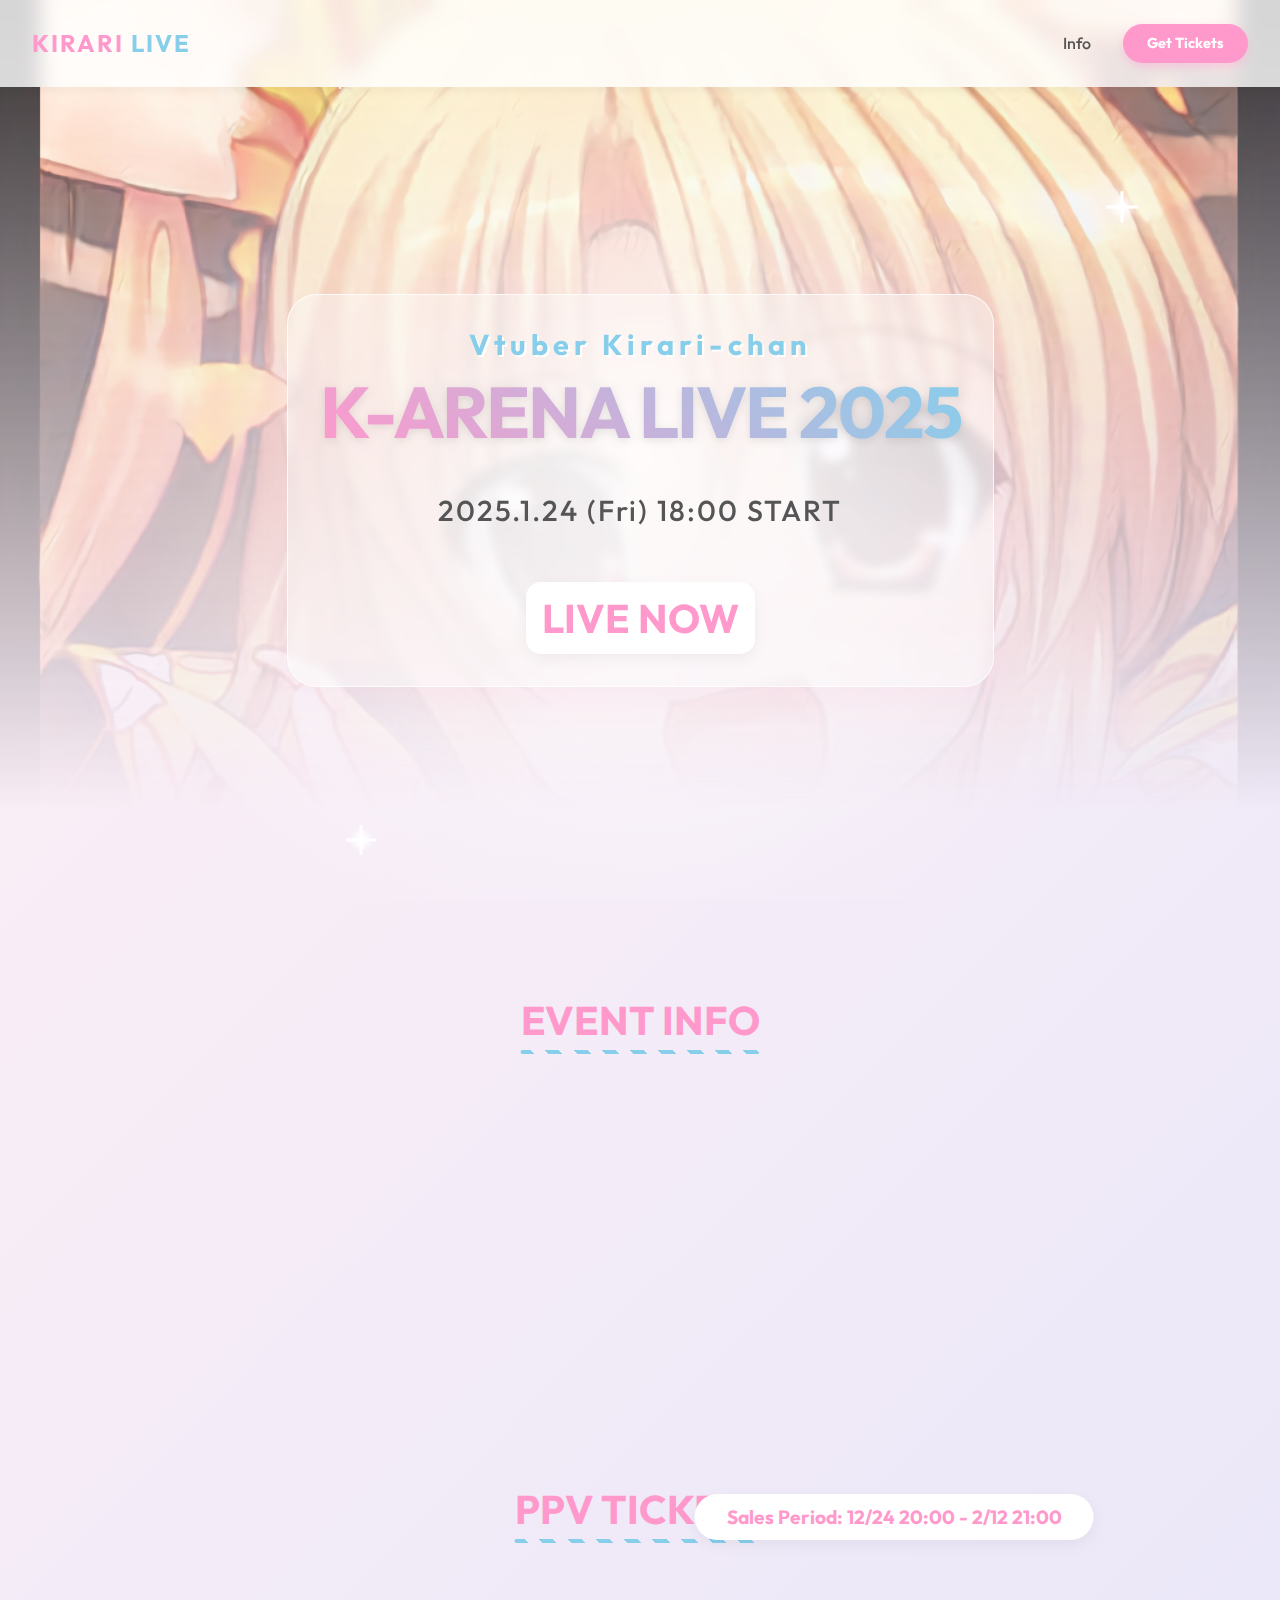
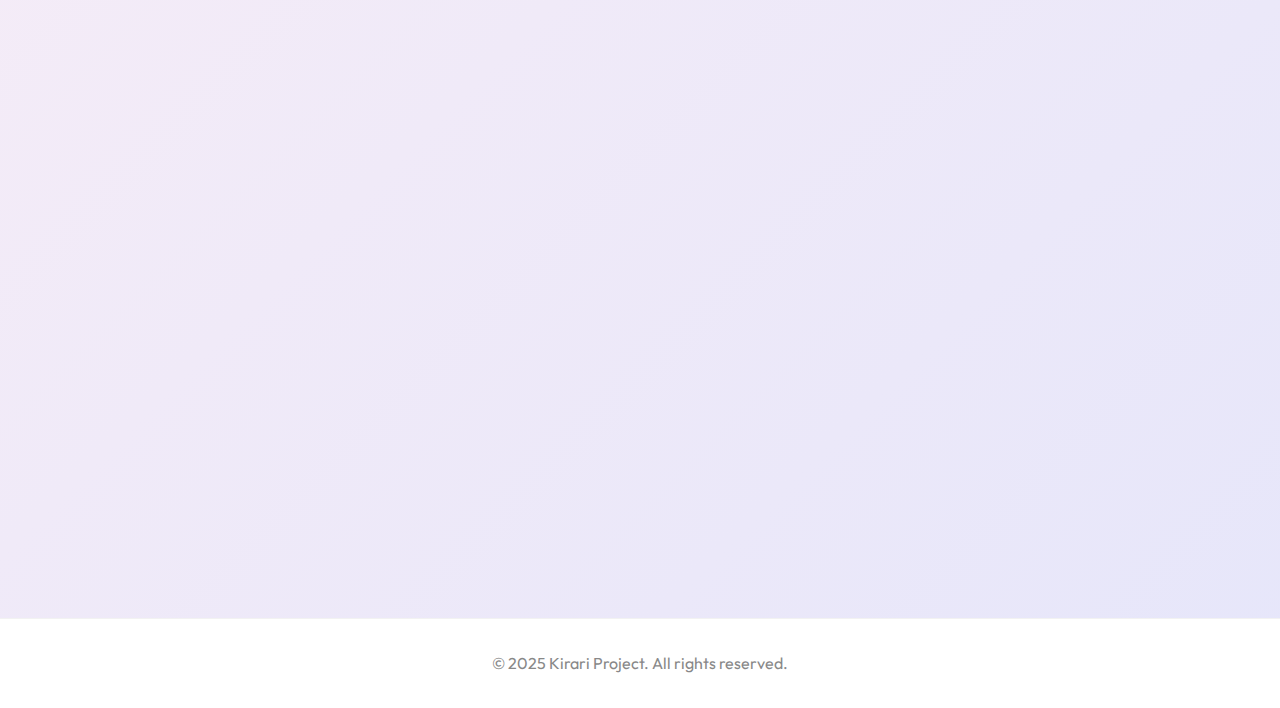
<file: docs/index.html>
<!DOCTYPE html>
<html lang="ja">

<head>
  <meta charset="UTF-8" />
  <meta name="viewport" content="width=device-width, initial-scale=1.0" />
  <title>Kirari-chan K-Arena Live | PPV Ticket Sales</title>
  <meta name="description" content="Vtuber Kirari-chan's K-Arena Live Performance PPV. Get your tickets now!" />
  <link rel="stylesheet" href="./style.css" />
  <link rel="stylesheet" href="./sparkle.css" />
  <link rel="preconnect" href="https://fonts.googleapis.com">
  <link rel="preconnect" href="https://fonts.gstatic.com" crossorigin>
  <link
    href="https://fonts.googleapis.com/css2?family=Outfit:wght@300;500;700&family=Zen+Kaku+Gothic+New:wght@400;700&display=swap"
    rel="stylesheet">
</head>

<body>
  <div id="app">
    <header class="header">
      <div class="logo">KIRARI <span class="highlight">LIVE</span></div>
      <nav class="nav">
        <a href="#info">Info</a>
        <a href="#ticket" class="btn-ticket-nav">Get Tickets</a>
      </nav>
    </header>

    <main>
      <section class="hero">
        <div class="hero-visual">
          <img src="./kirari_pastel_key_visual.png" alt="Kirari-chan Key Visual" onerror="this.style.display='none'">
        </div>
        <div class="hero-bg"></div>
        <div class="hero-content">
          <h1 class="hero-title">
            <span class="sub">Vtuber Kirari-chan</span>
            <span class="main">K-ARENA LIVE 2025</span>
          </h1>
          <div class="hero-date">2025.1.24 (Fri) 18:00 START</div>
          <div id="countdown" class="countdown">
            <div class="time-unit"><span id="days">00</span><span class="label">DAYS</span></div>
            <div class="time-unit"><span id="hours">00</span><span class="label">HOURS</span></div>
            <div class="time-unit"><span id="minutes">00</span><span class="label">MINS</span></div>
            <div class="time-unit"><span id="seconds">00</span><span class="label">SECS</span></div>
          </div>
        </div>
      </section>

      <section id="info" class="section info-section">
        <h2 class="section-title">EVENT INFO</h2>
        <div class="info-grid">
          <div class="info-card">
            <h3>DATE</h3>
            <p class="info-value">2025.1.24 (Fri)</p>
            <p class="info-sub">Open 17:00 / Start 18:00</p>
          </div>
          <div class="info-card">
            <h3>VENUE</h3>
            <p class="info-value">K-Arena Yokohama</p>
          </div>
        </div>
      </section>

      <section id="ticket" class="section ticket-section">
        <h2 class="section-title">PPV TICKETS</h2>
        <p class="ticket-period">Sales Period: 12/24 20:00 - 2/12 21:00</p>

        <div class="ticket-container">
          <div class="ticket-card browser">
            <div class="ticket-header">
              <h3>Browser Viewing</h3>
            </div>
            <div class="ticket-price">¥4,500 <span class="tax">(tax incl.)</span></div>
            <ul class="ticket-features">
              <li>High Quality Streaming</li>
              <li>Archive until 2/12 23:59</li>
            </ul>
            <button class="btn-buy">Buy Now</button>
          </div>

          <div class="ticket-card app popular">
            <div class="badge">RECOMMENDED</div>
            <div class="ticket-header">
              <h3>App Viewing</h3>
            </div>
            <div class="ticket-price">¥4,900 <span class="tax">(tax incl.)</span></div>
            <ul class="ticket-features">
              <li>High Quality Streaming</li>
              <li>Archive until 2/12 23:59</li>
              <li class="bonus">★ Bonus: Original Voice Message</li>
            </ul>
            <button class="btn-buy primary">Buy Now</button>
          </div>
        </div>
      </section>
    </main>

    <footer class="footer">
      <p>&copy; 2025 Kirari Project. All rights reserved.</p>
    </footer>
  </div>
  <script type="module" src="./main.js"></script>
</body>

</html>
</file>
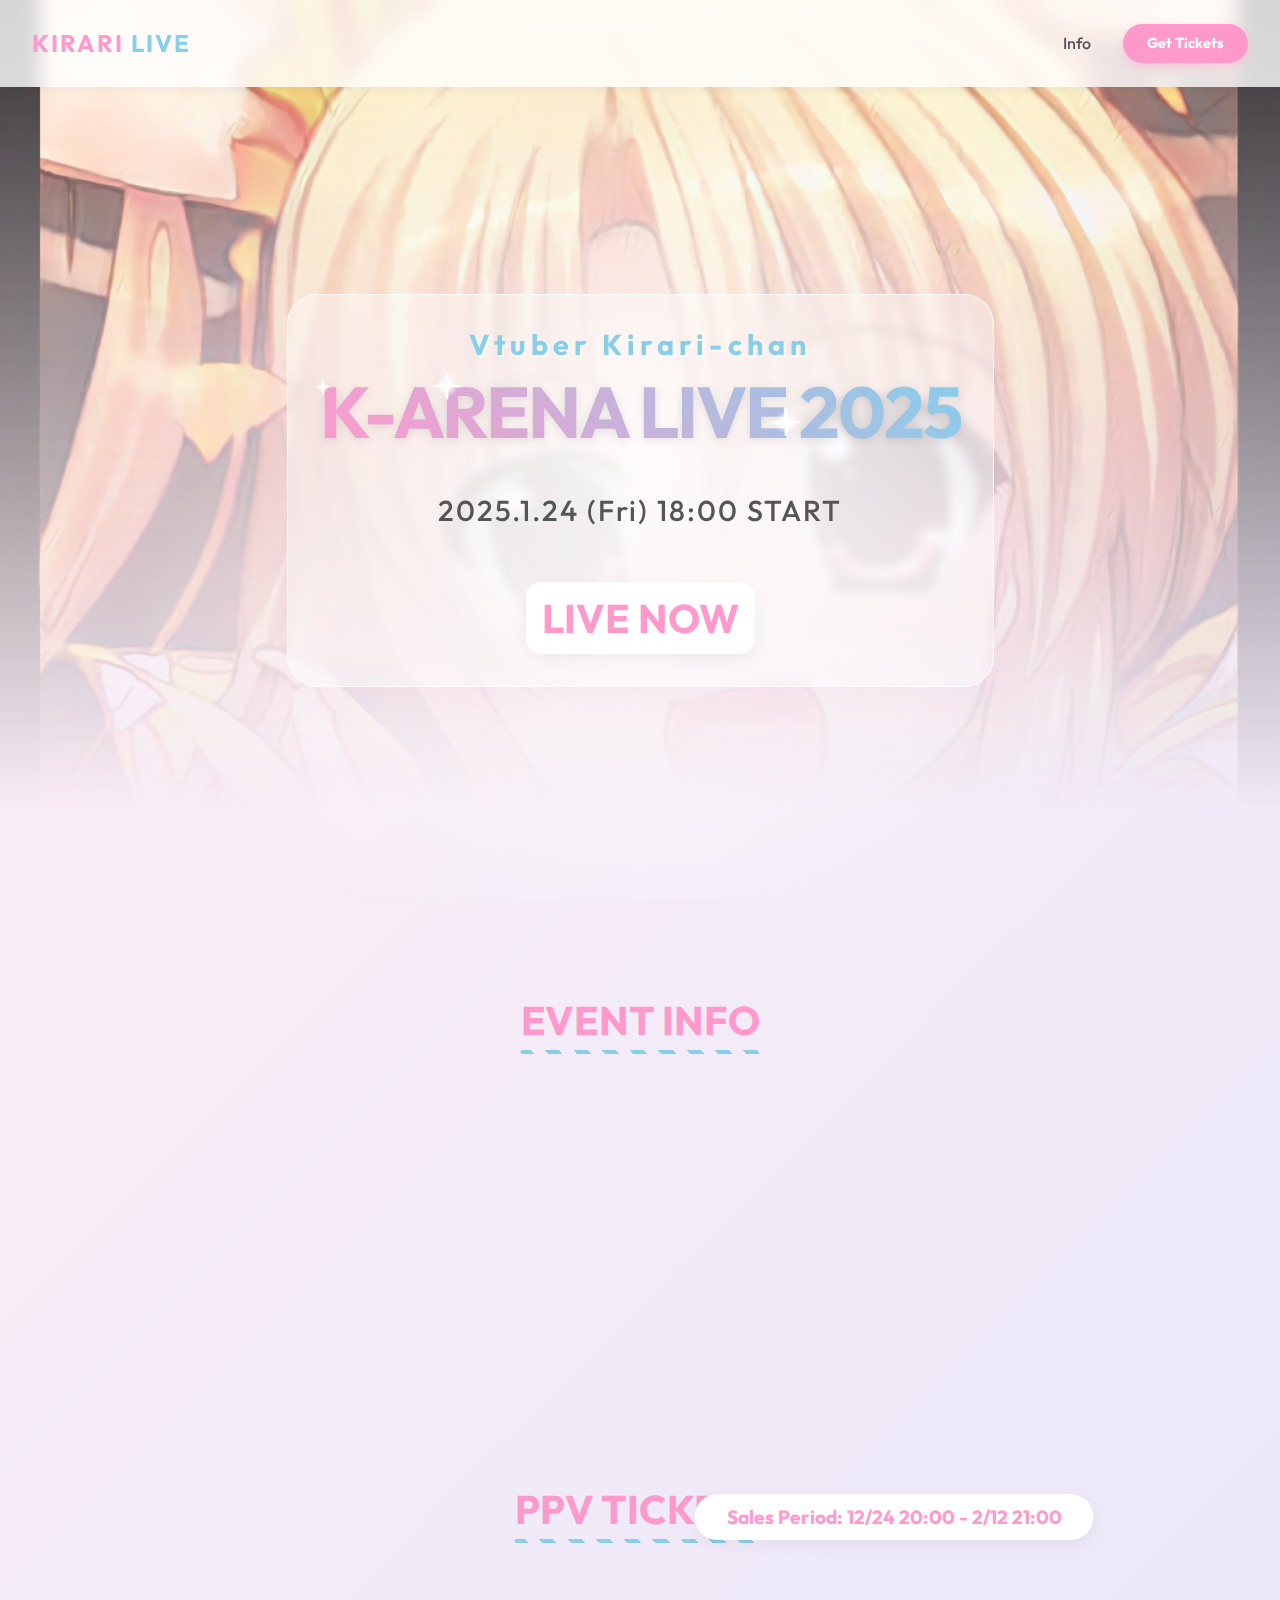
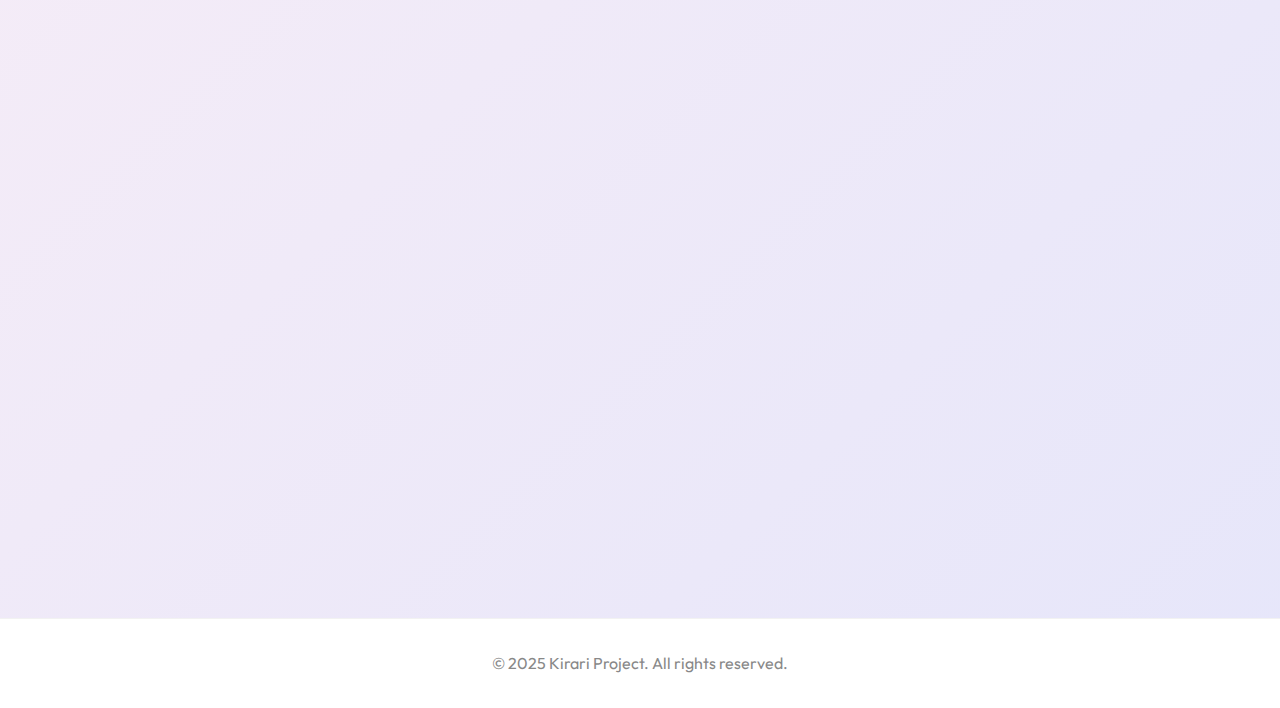
<file: websitetest2/index.html>
<!DOCTYPE html>
<html lang="ja">

<head>
  <meta charset="UTF-8" />
  <link rel="icon" type="image/svg+xml" href="/vite.svg" />
  <meta name="viewport" content="width=device-width, initial-scale=1.0" />
  <title>Kirari-chan K-Arena Live | PPV Ticket Sales</title>
  <meta name="description" content="Vtuber Kirari-chan's K-Arena Live Performance PPV. Get your tickets now!" />
  <link rel="stylesheet" href="./style.css" />
  <link rel="stylesheet" href="./sparkle.css" />
  <link rel="preconnect" href="https://fonts.googleapis.com">
  <link rel="preconnect" href="https://fonts.gstatic.com" crossorigin>
  <link
    href="https://fonts.googleapis.com/css2?family=Outfit:wght@300;500;700&family=Zen+Kaku+Gothic+New:wght@400;700&display=swap"
    rel="stylesheet">
</head>

<body>
  <div id="app">
    <header class="header">
      <div class="logo">KIRARI <span class="highlight">LIVE</span></div>
      <nav class="nav">
        <a href="#info">Info</a>
        <a href="#ticket" class="btn-ticket-nav">Get Tickets</a>
      </nav>
    </header>

    <main>
      <section class="hero">
        <div class="hero-visual">
          <img src="./kirari_pastel_key_visual.png" alt="Kirari-chan Key Visual" onerror="this.style.display='none'">
        </div>
        <div class="hero-bg"></div>
        <div class="hero-content">
          <h1 class="hero-title">
            <span class="sub">Vtuber Kirari-chan</span>
            <span class="main">K-ARENA LIVE 2025</span>
          </h1>
          <div class="hero-date">2025.1.24 (Fri) 18:00 START</div>
          <div id="countdown" class="countdown">
            <div class="time-unit"><span id="days">00</span><span class="label">DAYS</span></div>
            <div class="time-unit"><span id="hours">00</span><span class="label">HOURS</span></div>
            <div class="time-unit"><span id="minutes">00</span><span class="label">MINS</span></div>
            <div class="time-unit"><span id="seconds">00</span><span class="label">SECS</span></div>
          </div>
        </div>
      </section>

      <section id="info" class="section info-section">
        <h2 class="section-title">EVENT INFO</h2>
        <div class="info-grid">
          <div class="info-card">
            <h3>DATE</h3>
            <p class="info-value">2025.1.24 (Fri)</p>
            <p class="info-sub">Open 17:00 / Start 18:00</p>
          </div>
          <div class="info-card">
            <h3>VENUE</h3>
            <p class="info-value">K-Arena Yokohama</p>
          </div>
        </div>
      </section>

      <section id="ticket" class="section ticket-section">
        <h2 class="section-title">PPV TICKETS</h2>
        <p class="ticket-period">Sales Period: 12/24 20:00 - 2/12 21:00</p>

        <div class="ticket-container">
          <div class="ticket-card browser">
            <div class="ticket-header">
              <h3>Browser Viewing</h3>
            </div>
            <div class="ticket-price">¥4,500 <span class="tax">(tax incl.)</span></div>
            <ul class="ticket-features">
              <li>High Quality Streaming</li>
              <li>Archive until 2/12 23:59</li>
            </ul>
            <button class="btn-buy">Buy Now</button>
          </div>

          <div class="ticket-card app popular">
            <div class="badge">RECOMMENDED</div>
            <div class="ticket-header">
              <h3>App Viewing</h3>
            </div>
            <div class="ticket-price">¥4,900 <span class="tax">(tax incl.)</span></div>
            <ul class="ticket-features">
              <li>High Quality Streaming</li>
              <li>Archive until 2/12 23:59</li>
              <li class="bonus">★ Bonus: Original Voice Message</li>
            </ul>
            <button class="btn-buy primary">Buy Now</button>
          </div>
        </div>
      </section>
    </main>

    <footer class="footer">
      <p>&copy; 2025 Kirari Project. All rights reserved.</p>
    </footer>
  </div>
  <script type="module" src="./main.js"></script>
</body>

</html>
</file>
<file: docs/style.css>
:root {
  --color-bg: #fff0f5;
  /* Lavender Blush */
  --color-primary: #ff99cc;
  /* Pastel Pink */
  --color-secondary: #87ceeb;
  /* Sky Blue */
  --color-accent: #ffd700;
  /* Gold/Yellow */
  --color-text: #555555;
  /* Dark Gray */
  --color-text-muted: #888888;
  --color-card-bg: rgba(255, 255, 255, 0.6);
  --font-main: 'Outfit', sans-serif;
  --font-jp: 'Zen Kaku Gothic New', sans-serif;
}

* {
  margin: 0;
  padding: 0;
  box-sizing: border-box;
}

body {
  font-family: var(--font-main);
  background: linear-gradient(135deg, #fff0f5 0%, #e6e6fa 100%);
  color: var(--color-text);
  overflow-x: hidden;
  line-height: 1.6;
}

/* Typography */
h1,
h2,
h3 {
  font-weight: 700;
  line-height: 1.2;
  color: #444;
}

a {
  text-decoration: none;
  color: inherit;
  transition: opacity 0.3s;
}

a:hover {
  opacity: 0.8;
}

/* Header */
.header {
  position: fixed;
  top: 0;
  left: 0;
  width: 100%;
  padding: 1.5rem 2rem;
  display: flex;
  justify-content: space-between;
  align-items: center;
  z-index: 100;
  background: rgba(255, 255, 255, 0.8);
  backdrop-filter: blur(10px);
  box-shadow: 0 2px 10px rgba(0, 0, 0, 0.05);
}

.logo {
  font-size: 1.5rem;
  font-weight: 700;
  letter-spacing: 2px;
  color: var(--color-primary);
}

.logo .highlight {
  color: var(--color-secondary);
}

.nav {
  display: flex;
  gap: 2rem;
  align-items: center;
}

.nav a {
  color: var(--color-text);
  font-weight: 500;
}

.btn-ticket-nav {
  background: var(--color-primary);
  color: white !important;
  padding: 0.5rem 1.5rem;
  border-radius: 50px;
  font-weight: 700 !important;
  font-size: 0.9rem;
  transition: transform 0.2s, box-shadow 0.2s;
  box-shadow: 0 4px 10px rgba(255, 153, 204, 0.4);
}

.btn-ticket-nav:hover {
  transform: scale(1.05);
  box-shadow: 0 6px 15px rgba(255, 153, 204, 0.6);
}

/* Hero Section */
.hero {
  min-height: 100vh;
  display: flex;
  align-items: center;
  justify-content: center;
  position: relative;
  overflow: hidden;
  text-align: center;
  padding-top: 80px;
  /* For header */
}

.hero-bg {
  position: absolute;
  top: 0;
  left: 0;
  width: 100%;
  height: 100%;
  z-index: -1;
  background: radial-gradient(circle at center, rgba(255, 255, 255, 0.8) 0%, rgba(255, 240, 245, 0) 70%);
}

/* Key Visual Placeholder */
.hero-visual {
  position: absolute;
  top: 0;
  left: 0;
  width: 100%;
  height: 100%;
  z-index: -1;
  display: flex;
  justify-content: center;
  align-items: center;
}

.hero-visual img {
  width: 100%;
  height: 100%;
  object-fit: cover;
  opacity: 0.8;
  mix-blend-mode: multiply;
  /* Blend with the pastel background */
  mask-image: linear-gradient(to bottom, black 0%, transparent 90%);
  -webkit-mask-image: linear-gradient(to bottom, black 0%, transparent 90%);
}

.hero-content {
  z-index: 1;
  padding: 2rem;
  animation: fadeInUp 1s ease-out;
  background: rgba(255, 255, 255, 0.4);
  backdrop-filter: blur(5px);
  border-radius: 30px;
  border: 1px solid rgba(255, 255, 255, 0.8);
  box-shadow: 0 10px 30px rgba(255, 153, 204, 0.1);
}

.hero-title {
  display: flex;
  flex-direction: column;
  margin-bottom: 2rem;
}

.hero-title .sub {
  font-size: 1.8rem;
  color: var(--color-secondary);
  letter-spacing: 5px;
  margin-bottom: 0.5rem;
  font-weight: 700;
  text-shadow: 2px 2px 0px white;
}

.hero-title .main {
  font-size: 4.5rem;
  background: linear-gradient(45deg, var(--color-primary), var(--color-secondary));
  -webkit-background-clip: text;
  -webkit-text-fill-color: transparent;
  text-transform: uppercase;
  letter-spacing: -2px;
  filter: drop-shadow(0 2px 5px rgba(0, 0, 0, 0.1));
}

.hero-date {
  font-size: 1.8rem;
  margin-bottom: 3rem;
  font-weight: 500;
  letter-spacing: 2px;
  color: var(--color-text);
}

/* Countdown */
.countdown {
  display: flex;
  gap: 2rem;
  justify-content: center;
}

.time-unit {
  display: flex;
  flex-direction: column;
  align-items: center;
  background: white;
  padding: 1rem;
  border-radius: 15px;
  min-width: 80px;
  box-shadow: 0 5px 15px rgba(0, 0, 0, 0.05);
}

.time-unit span:first-child {
  font-size: 2.5rem;
  font-weight: 700;
  line-height: 1;
  color: var(--color-primary);
  font-variant-numeric: tabular-nums;
}

.time-unit .label {
  font-size: 0.8rem;
  color: var(--color-text-muted);
  margin-top: 0.2rem;
}

/* Sections */
.section {
  padding: 6rem 2rem;
  max-width: 1200px;
  margin: 0 auto;
}

.section-title {
  font-size: 2.5rem;
  text-align: center;
  margin-bottom: 4rem;
  position: relative;
  display: inline-block;
  left: 50%;
  transform: translateX(-50%);
  color: var(--color-primary);
}

.section-title::after {
  content: '';
  position: absolute;
  bottom: -10px;
  left: 0;
  width: 100%;
  height: 4px;
  background: repeating-linear-gradient(45deg,
      var(--color-secondary),
      var(--color-secondary) 10px,
      transparent 10px,
      transparent 20px);
  border-radius: 2px;
}

/* Info Grid */
.info-grid {
  display: grid;
  grid-template-columns: repeat(auto-fit, minmax(300px, 1fr));
  gap: 2rem;
}

.info-card {
  background: var(--color-card-bg);
  border: 2px solid white;
  padding: 2rem;
  border-radius: 20px;
  text-align: center;
  backdrop-filter: blur(10px);
  transition: transform 0.3s;
  box-shadow: 0 10px 20px rgba(0, 0, 0, 0.05);
}

.info-card:hover {
  transform: translateY(-5px);
  border-color: var(--color-primary);
}

.info-card h3 {
  color: var(--color-secondary);
  font-size: 1.1rem;
  letter-spacing: 2px;
  margin-bottom: 1rem;
}

.info-value {
  font-size: 1.8rem;
  font-weight: 700;
  color: var(--color-text);
}

.info-sub {
  color: var(--color-text-muted);
  margin-top: 0.5rem;
}

/* Ticket Section */
.ticket-period {
  text-align: center;
  margin-bottom: 3rem;
  font-size: 1.2rem;
  color: var(--color-primary);
  font-weight: 700;
  background: white;
  display: inline-block;
  padding: 0.5rem 2rem;
  border-radius: 50px;
  position: relative;
  left: 50%;
  transform: translateX(-50%);
  box-shadow: 0 5px 15px rgba(0, 0, 0, 0.05);
}

.ticket-container {
  display: grid;
  grid-template-columns: repeat(auto-fit, minmax(300px, 1fr));
  gap: 2rem;
  align-items: center;
}

.ticket-card {
  background: white;
  border: none;
  padding: 3rem 2rem;
  border-radius: 24px;
  text-align: center;
  position: relative;
  transition: all 0.3s;
  box-shadow: 0 10px 30px rgba(0, 0, 0, 0.05);
}

.ticket-card:hover {
  transform: translateY(-10px);
  box-shadow: 0 20px 40px rgba(255, 153, 204, 0.2);
}

.ticket-card.popular {
  border: 3px solid var(--color-primary);
  background: linear-gradient(180deg, #fff0f5 0%, white 100%);
  transform: scale(1.05);
}

.ticket-card.popular:hover {
  transform: scale(1.05) translateY(-10px);
}

.badge {
  position: absolute;
  top: -15px;
  left: 50%;
  transform: translateX(-50%);
  background: var(--color-primary);
  color: white;
  padding: 0.5rem 1.5rem;
  border-radius: 50px;
  font-size: 0.8rem;
  font-weight: 700;
  letter-spacing: 1px;
  box-shadow: 0 5px 10px rgba(255, 153, 204, 0.4);
}

.ticket-header h3 {
  font-size: 1.5rem;
  margin-bottom: 1rem;
  color: var(--color-text);
}

.ticket-price {
  font-size: 3rem;
  font-weight: 700;
  margin-bottom: 2rem;
  color: var(--color-primary);
}

.ticket-price .tax {
  font-size: 1rem;
  font-weight: 400;
  color: var(--color-text-muted);
}

.ticket-features {
  list-style: none;
  margin-bottom: 2.5rem;
  text-align: left;
  display: inline-block;
}

.ticket-features li {
  margin-bottom: 0.8rem;
  display: flex;
  align-items: center;
  gap: 0.5rem;
  color: var(--color-text);
}

.ticket-features li::before {
  content: '♥';
  color: var(--color-primary);
}

.ticket-features li.bonus {
  color: var(--color-primary);
  font-weight: 700;
}

.ticket-features li.bonus::before {
  content: '★';
  color: var(--color-accent);
}

.btn-buy {
  width: 100%;
  padding: 1rem;
  border-radius: 12px;
  border: none;
  background: #f0f0f0;
  color: var(--color-text);
  font-size: 1rem;
  font-weight: 700;
  cursor: pointer;
  transition: all 0.3s;
}

.btn-buy:hover {
  background: #e0e0e0;
}

.btn-buy.primary {
  background: var(--color-primary);
  color: white;
  box-shadow: 0 5px 15px rgba(255, 153, 204, 0.4);
}

.btn-buy.primary:hover {
  background: #ff66b3;
  box-shadow: 0 8px 20px rgba(255, 153, 204, 0.6);
}

/* Footer */
.footer {
  padding: 2rem;
  text-align: center;
  color: var(--color-text-muted);
  border-top: 1px solid rgba(0, 0, 0, 0.05);
  margin-top: 4rem;
  background: white;
}

/* Animations */
@keyframes fadeInUp {
  from {
    opacity: 0;
    transform: translateY(20px);
  }

  to {
    opacity: 1;
    transform: translateY(0);
  }
}

/* Responsive */
@media (max-width: 768px) {
  .hero-title .main {
    font-size: 3rem;
  }

  .ticket-card.popular {
    transform: scale(1);
    margin-top: 2rem;
  }

  .ticket-card.popular:hover {
    transform: translateY(-10px);
  }
}
</file>
<file: docs/sparkle.css>
/* Sparkle Animation */
@keyframes sparkle {
    0% {
        transform: scale(0) rotate(0deg);
        opacity: 0;
    }

    50% {
        transform: scale(1) rotate(180deg);
        opacity: 1;
    }

    100% {
        transform: scale(0) rotate(360deg);
        opacity: 0;
    }
}

.sparkle {
    position: absolute;
    width: 20px;
    height: 20px;
    background: radial-gradient(circle, #fff 10%, transparent 60%);
    border-radius: 50%;
    pointer-events: none;
    z-index: 10;
}

.sparkle::after {
    content: '';
    position: absolute;
    top: 50%;
    left: 50%;
    transform: translate(-50%, -50%);
    width: 100%;
    height: 2px;
    background: white;
}

.sparkle::before {
    content: '';
    position: absolute;
    top: 50%;
    left: 50%;
    transform: translate(-50%, -50%);
    width: 2px;
    height: 100%;
    background: white;
}

/* Add sparkles to hero */
.hero {
    overflow: hidden;
    /* Ensure sparkles don't overflow */
}
</file>
<file: websitetest2/style.css>
:root {
  --color-bg: #fff0f5;
  /* Lavender Blush */
  --color-primary: #ff99cc;
  /* Pastel Pink */
  --color-secondary: #87ceeb;
  /* Sky Blue */
  --color-accent: #ffd700;
  /* Gold/Yellow */
  --color-text: #555555;
  /* Dark Gray */
  --color-text-muted: #888888;
  --color-card-bg: rgba(255, 255, 255, 0.6);
  --font-main: 'Outfit', sans-serif;
  --font-jp: 'Zen Kaku Gothic New', sans-serif;
}

* {
  margin: 0;
  padding: 0;
  box-sizing: border-box;
}

body {
  font-family: var(--font-main);
  background: linear-gradient(135deg, #fff0f5 0%, #e6e6fa 100%);
  color: var(--color-text);
  overflow-x: hidden;
  line-height: 1.6;
}

/* Typography */
h1,
h2,
h3 {
  font-weight: 700;
  line-height: 1.2;
  color: #444;
}

a {
  text-decoration: none;
  color: inherit;
  transition: opacity 0.3s;
}

a:hover {
  opacity: 0.8;
}

/* Header */
.header {
  position: fixed;
  top: 0;
  left: 0;
  width: 100%;
  padding: 1.5rem 2rem;
  display: flex;
  justify-content: space-between;
  align-items: center;
  z-index: 100;
  background: rgba(255, 255, 255, 0.8);
  backdrop-filter: blur(10px);
  box-shadow: 0 2px 10px rgba(0, 0, 0, 0.05);
}

.logo {
  font-size: 1.5rem;
  font-weight: 700;
  letter-spacing: 2px;
  color: var(--color-primary);
}

.logo .highlight {
  color: var(--color-secondary);
}

.nav {
  display: flex;
  gap: 2rem;
  align-items: center;
}

.nav a {
  color: var(--color-text);
  font-weight: 500;
}

.btn-ticket-nav {
  background: var(--color-primary);
  color: white !important;
  padding: 0.5rem 1.5rem;
  border-radius: 50px;
  font-weight: 700 !important;
  font-size: 0.9rem;
  transition: transform 0.2s, box-shadow 0.2s;
  box-shadow: 0 4px 10px rgba(255, 153, 204, 0.4);
}

.btn-ticket-nav:hover {
  transform: scale(1.05);
  box-shadow: 0 6px 15px rgba(255, 153, 204, 0.6);
}

/* Hero Section */
.hero {
  min-height: 100vh;
  display: flex;
  align-items: center;
  justify-content: center;
  position: relative;
  overflow: hidden;
  text-align: center;
  padding-top: 80px;
  /* For header */
}

.hero-bg {
  position: absolute;
  top: 0;
  left: 0;
  width: 100%;
  height: 100%;
  z-index: -1;
  background: radial-gradient(circle at center, rgba(255, 255, 255, 0.8) 0%, rgba(255, 240, 245, 0) 70%);
}

/* Key Visual Placeholder */
.hero-visual {
  position: absolute;
  top: 0;
  left: 0;
  width: 100%;
  height: 100%;
  z-index: -1;
  display: flex;
  justify-content: center;
  align-items: center;
}

.hero-visual img {
  width: 100%;
  height: 100%;
  object-fit: cover;
  opacity: 0.8;
  mix-blend-mode: multiply;
  /* Blend with the pastel background */
  mask-image: linear-gradient(to bottom, black 0%, transparent 90%);
  -webkit-mask-image: linear-gradient(to bottom, black 0%, transparent 90%);
}

.hero-content {
  z-index: 1;
  padding: 2rem;
  animation: fadeInUp 1s ease-out;
  background: rgba(255, 255, 255, 0.4);
  backdrop-filter: blur(5px);
  border-radius: 30px;
  border: 1px solid rgba(255, 255, 255, 0.8);
  box-shadow: 0 10px 30px rgba(255, 153, 204, 0.1);
}

.hero-title {
  display: flex;
  flex-direction: column;
  margin-bottom: 2rem;
}

.hero-title .sub {
  font-size: 1.8rem;
  color: var(--color-secondary);
  letter-spacing: 5px;
  margin-bottom: 0.5rem;
  font-weight: 700;
  text-shadow: 2px 2px 0px white;
}

.hero-title .main {
  font-size: 4.5rem;
  background: linear-gradient(45deg, var(--color-primary), var(--color-secondary));
  -webkit-background-clip: text;
  -webkit-text-fill-color: transparent;
  text-transform: uppercase;
  letter-spacing: -2px;
  filter: drop-shadow(0 2px 5px rgba(0, 0, 0, 0.1));
}

.hero-date {
  font-size: 1.8rem;
  margin-bottom: 3rem;
  font-weight: 500;
  letter-spacing: 2px;
  color: var(--color-text);
}

/* Countdown */
.countdown {
  display: flex;
  gap: 2rem;
  justify-content: center;
}

.time-unit {
  display: flex;
  flex-direction: column;
  align-items: center;
  background: white;
  padding: 1rem;
  border-radius: 15px;
  min-width: 80px;
  box-shadow: 0 5px 15px rgba(0, 0, 0, 0.05);
}

.time-unit span:first-child {
  font-size: 2.5rem;
  font-weight: 700;
  line-height: 1;
  color: var(--color-primary);
  font-variant-numeric: tabular-nums;
}

.time-unit .label {
  font-size: 0.8rem;
  color: var(--color-text-muted);
  margin-top: 0.2rem;
}

/* Sections */
.section {
  padding: 6rem 2rem;
  max-width: 1200px;
  margin: 0 auto;
}

.section-title {
  font-size: 2.5rem;
  text-align: center;
  margin-bottom: 4rem;
  position: relative;
  display: inline-block;
  left: 50%;
  transform: translateX(-50%);
  color: var(--color-primary);
}

.section-title::after {
  content: '';
  position: absolute;
  bottom: -10px;
  left: 0;
  width: 100%;
  height: 4px;
  background: repeating-linear-gradient(45deg,
      var(--color-secondary),
      var(--color-secondary) 10px,
      transparent 10px,
      transparent 20px);
  border-radius: 2px;
}

/* Info Grid */
.info-grid {
  display: grid;
  grid-template-columns: repeat(auto-fit, minmax(300px, 1fr));
  gap: 2rem;
}

.info-card {
  background: var(--color-card-bg);
  border: 2px solid white;
  padding: 2rem;
  border-radius: 20px;
  text-align: center;
  backdrop-filter: blur(10px);
  transition: transform 0.3s;
  box-shadow: 0 10px 20px rgba(0, 0, 0, 0.05);
}

.info-card:hover {
  transform: translateY(-5px);
  border-color: var(--color-primary);
}

.info-card h3 {
  color: var(--color-secondary);
  font-size: 1.1rem;
  letter-spacing: 2px;
  margin-bottom: 1rem;
}

.info-value {
  font-size: 1.8rem;
  font-weight: 700;
  color: var(--color-text);
}

.info-sub {
  color: var(--color-text-muted);
  margin-top: 0.5rem;
}

/* Ticket Section */
.ticket-period {
  text-align: center;
  margin-bottom: 3rem;
  font-size: 1.2rem;
  color: var(--color-primary);
  font-weight: 700;
  background: white;
  display: inline-block;
  padding: 0.5rem 2rem;
  border-radius: 50px;
  position: relative;
  left: 50%;
  transform: translateX(-50%);
  box-shadow: 0 5px 15px rgba(0, 0, 0, 0.05);
}

.ticket-container {
  display: grid;
  grid-template-columns: repeat(auto-fit, minmax(300px, 1fr));
  gap: 2rem;
  align-items: center;
}

.ticket-card {
  background: white;
  border: none;
  padding: 3rem 2rem;
  border-radius: 24px;
  text-align: center;
  position: relative;
  transition: all 0.3s;
  box-shadow: 0 10px 30px rgba(0, 0, 0, 0.05);
}

.ticket-card:hover {
  transform: translateY(-10px);
  box-shadow: 0 20px 40px rgba(255, 153, 204, 0.2);
}

.ticket-card.popular {
  border: 3px solid var(--color-primary);
  background: linear-gradient(180deg, #fff0f5 0%, white 100%);
  transform: scale(1.05);
}

.ticket-card.popular:hover {
  transform: scale(1.05) translateY(-10px);
}

.badge {
  position: absolute;
  top: -15px;
  left: 50%;
  transform: translateX(-50%);
  background: var(--color-primary);
  color: white;
  padding: 0.5rem 1.5rem;
  border-radius: 50px;
  font-size: 0.8rem;
  font-weight: 700;
  letter-spacing: 1px;
  box-shadow: 0 5px 10px rgba(255, 153, 204, 0.4);
}

.ticket-header h3 {
  font-size: 1.5rem;
  margin-bottom: 1rem;
  color: var(--color-text);
}

.ticket-price {
  font-size: 3rem;
  font-weight: 700;
  margin-bottom: 2rem;
  color: var(--color-primary);
}

.ticket-price .tax {
  font-size: 1rem;
  font-weight: 400;
  color: var(--color-text-muted);
}

.ticket-features {
  list-style: none;
  margin-bottom: 2.5rem;
  text-align: left;
  display: inline-block;
}

.ticket-features li {
  margin-bottom: 0.8rem;
  display: flex;
  align-items: center;
  gap: 0.5rem;
  color: var(--color-text);
}

.ticket-features li::before {
  content: '♥';
  color: var(--color-primary);
}

.ticket-features li.bonus {
  color: var(--color-primary);
  font-weight: 700;
}

.ticket-features li.bonus::before {
  content: '★';
  color: var(--color-accent);
}

.btn-buy {
  width: 100%;
  padding: 1rem;
  border-radius: 12px;
  border: none;
  background: #f0f0f0;
  color: var(--color-text);
  font-size: 1rem;
  font-weight: 700;
  cursor: pointer;
  transition: all 0.3s;
}

.btn-buy:hover {
  background: #e0e0e0;
}

.btn-buy.primary {
  background: var(--color-primary);
  color: white;
  box-shadow: 0 5px 15px rgba(255, 153, 204, 0.4);
}

.btn-buy.primary:hover {
  background: #ff66b3;
  box-shadow: 0 8px 20px rgba(255, 153, 204, 0.6);
}

/* Footer */
.footer {
  padding: 2rem;
  text-align: center;
  color: var(--color-text-muted);
  border-top: 1px solid rgba(0, 0, 0, 0.05);
  margin-top: 4rem;
  background: white;
}

/* Animations */
@keyframes fadeInUp {
  from {
    opacity: 0;
    transform: translateY(20px);
  }

  to {
    opacity: 1;
    transform: translateY(0);
  }
}

/* Responsive */
@media (max-width: 768px) {
  .hero-title .main {
    font-size: 3rem;
  }

  .ticket-card.popular {
    transform: scale(1);
    margin-top: 2rem;
  }

  .ticket-card.popular:hover {
    transform: translateY(-10px);
  }
}
</file>
<file: websitetest2/sparkle.css>
/* Sparkle Animation */
@keyframes sparkle {
    0% {
        transform: scale(0) rotate(0deg);
        opacity: 0;
    }

    50% {
        transform: scale(1) rotate(180deg);
        opacity: 1;
    }

    100% {
        transform: scale(0) rotate(360deg);
        opacity: 0;
    }
}

.sparkle {
    position: absolute;
    width: 20px;
    height: 20px;
    background: radial-gradient(circle, #fff 10%, transparent 60%);
    border-radius: 50%;
    pointer-events: none;
    z-index: 10;
}

.sparkle::after {
    content: '';
    position: absolute;
    top: 50%;
    left: 50%;
    transform: translate(-50%, -50%);
    width: 100%;
    height: 2px;
    background: white;
}

.sparkle::before {
    content: '';
    position: absolute;
    top: 50%;
    left: 50%;
    transform: translate(-50%, -50%);
    width: 2px;
    height: 100%;
    background: white;
}

/* Add sparkles to hero */
.hero {
    overflow: hidden;
    /* Ensure sparkles don't overflow */
}
</file>
